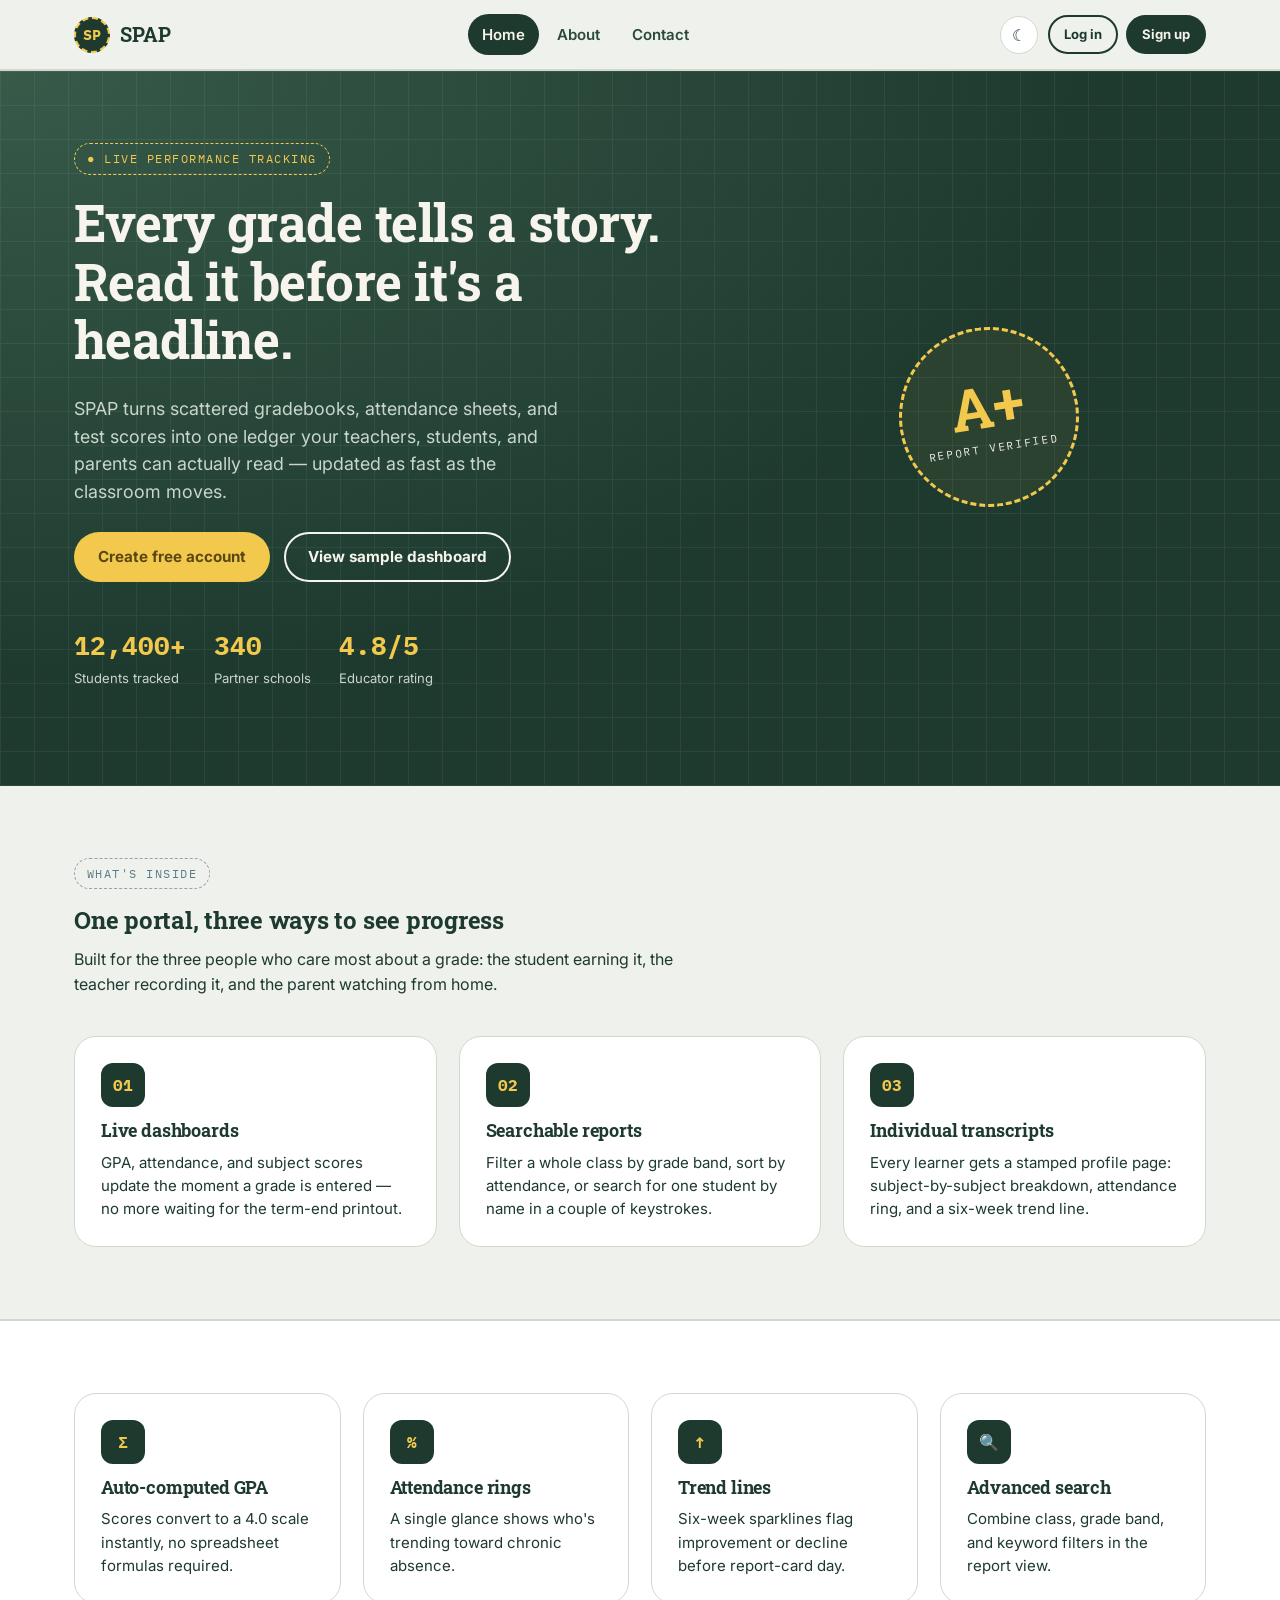
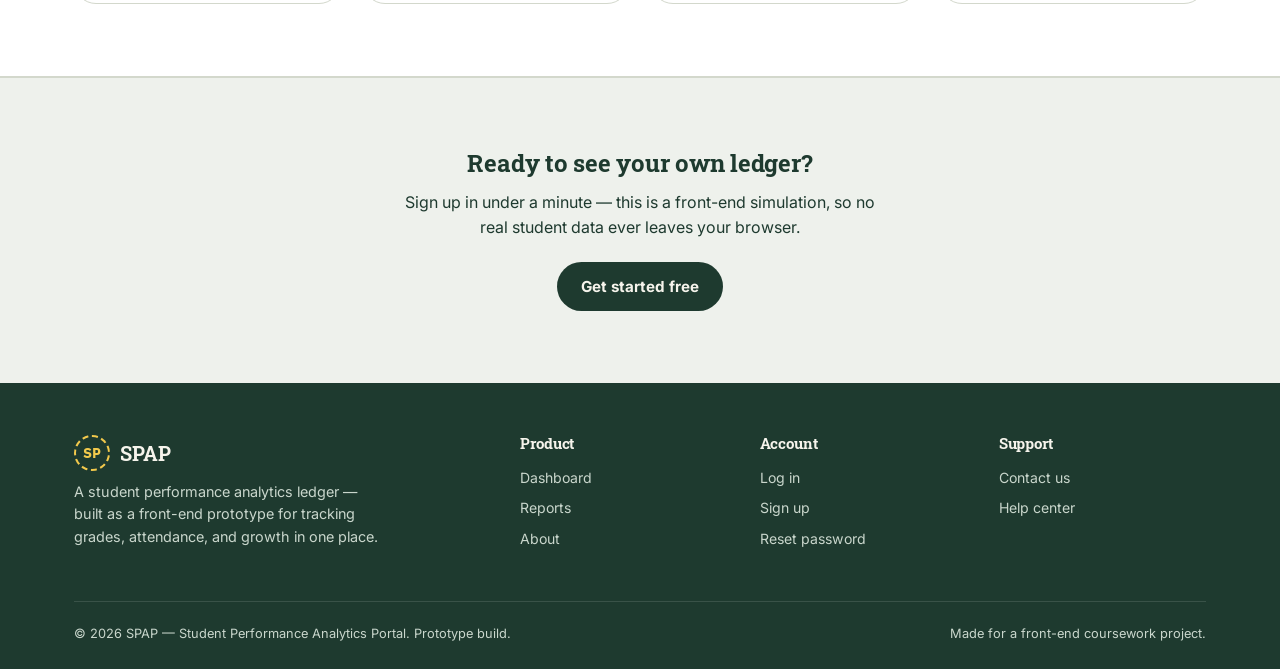
<file: index.html>
<!DOCTYPE html>
<html lang="en">
<head>
<meta charset="UTF-8">
<meta name="viewport" content="width=device-width, initial-scale=1.0">
<title>SPAP — Student Performance Analytics Portal</title>
<link rel="preconnect" href="https://fonts.googleapis.com">
<link href="https://fonts.googleapis.com/css2?family=Roboto+Slab:wght@500;700&family=Inter:wght@400;500;600;700&family=IBM+Plex+Mono:wght@500;700&display=swap" rel="stylesheet">
<link rel="stylesheet" href="style.css">
<script>
  /* Applied before paint to avoid a light-mode flash on load */
  (function(){
    var saved = localStorage.getItem('spap_theme');
    var theme = saved || (window.matchMedia && window.matchMedia('(prefers-color-scheme: dark)').matches ? 'dark' : 'light');
    document.documentElement.setAttribute('data-theme', theme);
  })();
</script>
</head>
<body>

<a href="#main-content" class="skip-link">Skip to main content</a>

<!-- ============================== NAV ============================== -->
<nav class="site-nav" aria-label="Primary">
  <div class="nav-inner">
    <a href="#/home" class="brand"><span class="brand-mark" aria-hidden="true">SP</span> SPAP</a>

    <ul class="nav-links" id="nav-links">
      <li><a href="#/home" data-route="home" data-roles="guest,student,teacher,admin">Home</a></li>
      <li><a href="#/about" data-route="about" data-roles="guest,student,teacher,admin">About</a></li>
      <li><a href="#/dashboard" data-route="dashboard" data-roles="student,teacher,admin">Dashboard</a></li>
      <li><a href="#/report" data-route="report" data-roles="student,teacher,admin">Reports</a></li>
      <li><a href="#/contact" data-route="contact" data-roles="guest,student,teacher,admin">Contact</a></li>
    </ul>

    <div class="nav-actions">
      <button class="icon-btn theme-toggle" id="theme-toggle-btn" type="button" aria-label="Toggle dark mode" aria-pressed="false">
        <span class="sun" aria-hidden="true">☀</span><span class="moon" aria-hidden="true">☾</span>
      </button>

      <div class="nav-user" id="nav-user" style="display:none; gap:8px; align-items:center;">

        <div class="nav-popover-wrap">
          <button class="icon-btn" id="notif-btn" type="button" aria-haspopup="true" aria-expanded="false" aria-label="Notifications">
            🔔<span class="badge-dot" id="notif-count" hidden>0</span>
          </button>
          <div class="popover" id="notif-panel" role="menu" aria-label="Notifications">
            <div class="popover-head">
              <h4>Notifications</h4>
              <button type="button" id="notif-mark-all">Mark all read</button>
            </div>
            <div class="notif-list" id="notif-list"></div>
          </div>
        </div>

        <div class="nav-popover-wrap">
          <button class="icon-btn account-nav-btn" id="account-btn" type="button" aria-haspopup="true" aria-expanded="false" aria-label="Account menu" style="border-radius:50%; padding:0; overflow:hidden;">
            <span class="nav-avatar" id="nav-avatar-initials" style="width:100%; height:100%; border-radius:50%;">DU</span>
          </button>
          <div class="popover" id="account-panel" role="menu" aria-label="Account">
            <div class="account-menu-header">
              <span class="nav-avatar" id="account-panel-initials">DU</span>
              <div>
                <strong id="account-panel-name">Student</strong>
                <span id="account-panel-role">Student</span>
              </div>
            </div>
            <div class="account-menu">
              <a href="#/account" data-route="account">⚙ Account settings</a>
              <a href="#/dashboard" data-route="dashboard">▦ My dashboard</a>
              <hr>
              <button type="button" id="logout-btn" class="danger">⎋ Log out</button>
            </div>
          </div>
        </div>
      </div>

      <div id="nav-guest" style="display:flex; gap:8px;">
        <a href="#/login" class="btn btn-outline btn-sm">Log in</a>
        <a href="#/register" class="btn btn-dark btn-sm">Sign up</a>
      </div>
      <button class="hamburger" id="hamburger-btn" aria-label="Toggle menu" aria-expanded="false" aria-controls="nav-links"><span></span><span></span><span></span></button>
    </div>
  </div>
</nav>

<main id="main-content">

<!-- ============================== HOME ============================== -->
<section class="view" id="view-home">
  <div class="hero">
    <div class="container hero-inner">
      <div>
        <span class="eyebrow">● Live performance tracking</span>
        <h1>Every grade tells a story.<br>Read it before it's a headline.</h1>
        <p class="lead">SPAP turns scattered gradebooks, attendance sheets, and test scores into one ledger your teachers, students, and parents can actually read — updated as fast as the classroom moves.</p>
        <div class="hero-cta">
          <a href="#/register" class="btn btn-primary">Create free account</a>
          <a href="#/dashboard" class="btn btn-outline light">View sample dashboard</a>
        </div>
        <div class="hero-stats">
          <div class="hero-stat"><b>12,400+</b><span>Students tracked</span></div>
          <div class="hero-stat"><b>340</b><span>Partner schools</span></div>
          <div class="hero-stat"><b>4.8/5</b><span>Educator rating</span></div>
        </div>
      </div>
      <div>
        <div class="stamp"><b>A+</b><span>Report Verified</span></div>
      </div>
    </div>
  </div>

  <section class="section">
    <div class="container">
      <div class="section-head">
        <span class="eyebrow">What's inside</span>
        <h2>One portal, three ways to see progress</h2>
        <p style="color:var(--text-muted);">Built for the three people who care most about a grade: the student earning it, the teacher recording it, and the parent watching from home.</p>
      </div>
      <div class="grid grid-3">
        <div class="card">
          <div class="icon-badge">01</div>
          <h3>Live dashboards</h3>
          <p>GPA, attendance, and subject scores update the moment a grade is entered — no more waiting for the term-end printout.</p>
        </div>
        <div class="card">
          <div class="icon-badge">02</div>
          <h3>Searchable reports</h3>
          <p>Filter a whole class by grade band, sort by attendance, or search for one student by name in a couple of keystrokes.</p>
        </div>
        <div class="card">
          <div class="icon-badge">03</div>
          <h3>Individual transcripts</h3>
          <p>Every learner gets a stamped profile page: subject-by-subject breakdown, attendance ring, and a six-week trend line.</p>
        </div>
      </div>
    </div>
  </section>

  <section class="section section-alt">
    <div class="container">
      <div class="grid grid-4">
        <div class="card"><div class="icon-badge">Σ</div><h3>Auto-computed GPA</h3><p>Scores convert to a 4.0 scale instantly, no spreadsheet formulas required.</p></div>
        <div class="card"><div class="icon-badge">%</div><h3>Attendance rings</h3><p>A single glance shows who's trending toward chronic absence.</p></div>
        <div class="card"><div class="icon-badge">↑</div><h3>Trend lines</h3><p>Six-week sparklines flag improvement or decline before report-card day.</p></div>
        <div class="card"><div class="icon-badge">🔍</div><h3>Advanced search</h3><p>Combine class, grade band, and keyword filters in the report view.</p></div>
      </div>
    </div>
  </section>

  <section class="section">
    <div class="container text-center">
      <h2>Ready to see your own ledger?</h2>
      <p style="color:var(--text-muted); max-width:50ch; margin:0 auto 22px;">Sign up in under a minute — this is a front-end simulation, so no real student data ever leaves your browser.</p>
      <a href="#/register" class="btn btn-dark">Get started free</a>
    </div>
  </section>
</section>

<!-- ============================== ABOUT ============================== -->
<section class="view" id="view-about">
  <div class="about-hero">
    <div class="container">
      <span class="eyebrow">About SPAP</span>
      <h1 style="max-width:20ch;">Built by people who were tired of report cards arriving too late to matter</h1>
      <p style="color:var(--chalk-dim); max-width:56ch;">SPAP started as a classroom spreadsheet that grew up. Today it's a lightweight analytics layer schools use to turn raw scores into a running conversation about student growth.</p>
    </div>
  </div>

  <section class="section">
    <div class="container grid grid-2">
      <div>
        <span class="badge-eyebrow">Our approach</span>
        <h2>Three principles guide every feature</h2>
        <div class="value-row"><span class="num">01</span><div><h3 style="margin-bottom:4px;">Show, don't archive</h3><p style="margin:0;color:var(--text-muted);">Data that only lives in a filing cabinet can't help anyone. Every score surfaces somewhere a teacher or student will actually look.</p></div></div>
        <div class="value-row"><span class="num">02</span><div><h3 style="margin-bottom:4px;">Context over raw numbers</h3><p style="margin:0;color:var(--text-muted);">An 82% means little alone. Trend lines and class rank give every score a story.</p></div></div>
        <div class="value-row"><span class="num">03</span><div><h3 style="margin-bottom:4px;">Private by default</h3><p style="margin:0;color:var(--text-muted);">This prototype keeps everything in your own browser's local storage — nothing is sent anywhere.</p></div></div>
      </div>
      <div>
        <span class="badge-eyebrow">How the ledger came together</span>
        <h2>Project timeline</h2>
        <ul class="timeline">
          <li><strong>Week 1 — Structure.</strong> Static layouts for home, about, dashboard, reports, and contact.</li>
          <li><strong>Week 2 — Interaction.</strong> Working login form, validated inputs, dynamic cards, searchable tables.</li>
          <li><strong>Week 3 — Depth.</strong> Registration, password recovery, per-student profiles, sorting, and animation polish.</li>
        </ul>
      </div>
    </div>
  </section>

  <section class="section section-alt">
    <div class="container grid grid-3">
      <div class="card"><div class="icon-badge">🎓</div><h3>For students</h3><p>See exactly where a grade stands and which subject needs the next study session.</p></div>
      <div class="card"><div class="icon-badge">🧑‍🏫</div><h3>For teachers</h3><p>Spot the whole class's trend at a glance instead of scrolling a spreadsheet.</p></div>
      <div class="card"><div class="icon-badge">👪</div><h3>For families</h3><p>A shared, always-current view replaces the once-a-term phone call home.</p></div>
    </div>
  </section>
</section>

<!-- ============================== DASHBOARD (role-based) ============================== -->
<section class="view" id="view-dashboard">
  <div class="container">

    <!-- ---------- STUDENT DASHBOARD ---------- -->
    <div class="dash-role" id="dash-role-student">
      <div class="page-header">
        <div>
          <span class="badge-eyebrow">Student dashboard</span>
          <h1>Welcome back, <span id="dash-welcome-name">Student</span></h1>
          <p class="sub">Here's how this term is tracking so far.</p>
        </div>
        <div class="grade-stamp" id="dash-grade-stamp">A</div>
      </div>

      <div class="grid grid-4" id="dash-stat-grid"></div>

      <div class="dash-grid">
        <div class="card">
          <h3 style="margin-bottom:16px;">Subject breakdown</h3>
          <div id="dash-subject-list"></div>
        </div>
        <div class="card">
          <h3 style="margin-bottom:16px;">Recent activity</h3>
          <table class="data-table" style="min-width:auto;">
            <caption class="sr-only" style="position:absolute; left:-9999px;">Recent account activity</caption>
            <tbody id="dash-activity-body"></tbody>
          </table>
        </div>
      </div>

      <div style="margin:26px 0 60px; text-align:right;">
        <a href="#/report" class="btn btn-outline">View full class report →</a>
      </div>
    </div>

    <!-- ---------- TEACHER DASHBOARD ---------- -->
    <div class="dash-role" id="dash-role-teacher">
      <div class="page-header">
        <div>
          <span class="badge-eyebrow">Teacher dashboard</span>
          <h1>Welcome, <span id="teacher-welcome-name">Teacher</span></h1>
          <p class="sub" id="teacher-classes-sub">Here's how your classes are performing.</p>
        </div>
        <span class="role-badge role-teacher">Teacher</span>
      </div>

      <div class="grid grid-4" id="teacher-stat-grid"></div>

      <div class="card" style="margin-top:22px;">
        <div class="toolbar" style="margin-top:0;">
          <h3 style="margin:0; flex:1;">My students</h3>
          <div class="search-box" style="max-width:280px;">
            <input type="text" id="teacher-search" placeholder="Search my students…" aria-label="Search my students">
          </div>
        </div>
        <div class="table-wrap" style="border:none;">
          <table class="data-table" id="teacher-table">
            <thead>
              <tr>
                <th>Student</th><th>Class</th><th>GPA</th><th>Average</th><th>Attendance</th>
              </tr>
            </thead>
            <tbody id="teacher-table-body"></tbody>
          </table>
        </div>
      </div>
      <div style="height:60px;"></div>
    </div>

    <!-- ---------- ADMIN DASHBOARD ---------- -->
    <div class="dash-role" id="dash-role-admin">
      <div class="page-header">
        <div>
          <span class="badge-eyebrow">Administrator dashboard</span>
          <h1>Welcome, <span id="admin-welcome-name">Admin</span></h1>
          <p class="sub">School-wide performance at a glance.</p>
        </div>
        <span class="role-badge role-admin">Administrator</span>
      </div>

      <div class="grid grid-4" id="admin-stat-grid"></div>

      <div class="dash-grid">
        <div class="card">
          <h3 style="margin-bottom:16px;">Average score by class</h3>
          <div id="admin-class-list"></div>
        </div>
        <div class="card">
          <h3 style="margin-bottom:16px;">Top performers</h3>
          <table class="data-table" style="min-width:auto;">
            <tbody id="admin-top-body"></tbody>
          </table>
        </div>
      </div>

      <div class="card" style="margin-top:22px;">
        <h3 style="margin-bottom:4px;">Manage accounts</h3>
        <p class="sub" style="margin-bottom:16px;">Registered users on this device (simulated — stored in local storage).</p>
        <div class="table-wrap" style="border:none;">
          <table class="data-table manage-table" id="admin-users-table">
            <thead>
              <tr><th>Name</th><th>Email</th><th>Role</th><th>Actions</th></tr>
            </thead>
            <tbody id="admin-users-body"></tbody>
          </table>
        </div>
      </div>
      <div style="height:60px;"></div>
    </div>

  </div>
</section>

<!-- ============================== REPORT ============================== -->
<section class="view" id="view-report">
  <div class="container">
    <div class="page-header">
      <div>
        <span class="badge-eyebrow">Performance report</span>
        <h1>Class ledger</h1>
        <p class="sub" id="report-count">Loading students…</p>
      </div>
    </div>

    <div class="toolbar">
      <div class="search-box">
        <input type="text" id="report-search" placeholder="Search by student name or class…" aria-label="Search students">
      </div>
      <select id="report-class-filter" class="filter-select" aria-label="Filter by class">
        <option value="all">All classes</option>
      </select>
    </div>

    <div class="table-wrap">
      <table class="data-table" id="report-table">
        <thead>
          <tr>
            <th data-key="rank">Rank <span class="arrow">↕</span></th>
            <th data-key="name">Student <span class="arrow">↕</span></th>
            <th data-key="className">Class <span class="arrow">↕</span></th>
            <th data-key="gpa">GPA <span class="arrow">↕</span></th>
            <th data-key="avg">Average <span class="arrow">↕</span></th>
            <th data-key="attendance">Attendance <span class="arrow">↕</span></th>
          </tr>
        </thead>
        <tbody id="report-table-body"></tbody>
      </table>
      <div class="empty-state" id="report-empty" style="display:none;">
        <h3>No students match your search</h3>
        <p>Try a different name, or clear the class filter.</p>
      </div>
    </div>
    <p style="color:var(--text-muted-soft); font-size:.85rem; margin:14px 0 60px;">Tip: click any row to open that student's full profile. Click a column header to sort.</p>
  </div>
</section>

<!-- ============================== PROFILE ============================== -->
<section class="view" id="view-profile">
  <div class="container">
    <button class="btn btn-outline btn-sm" id="profile-back-btn" style="margin-top:24px;">← Back to report</button>

    <div class="profile-header">
      <div class="profile-avatar" id="profile-avatar-initials">AK</div>
      <div class="profile-meta">
        <h2 id="profile-name">Student Name</h2>
        <p class="sub" id="profile-meta-sub">Class · ID</p>
      </div>
      <span class="pill pill-good mono" id="profile-gpa-badge" style="font-size:.9rem; padding:8px 16px;">GPA 0.00</span>
      <div class="grade-stamp" id="profile-grade-stamp" style="background:rgba(255,255,255,0.08); color:var(--chalk-yellow);">A</div>
    </div>

    <div class="dash-grid">
      <div class="card">
        <h3 style="margin-bottom:16px;">Subject performance</h3>
        <div id="profile-subject-list"></div>
      </div>
      <div class="card" style="display:flex; flex-direction:column; gap:26px;">
        <div>
          <h3 style="margin-bottom:10px;">Attendance</h3>
          <div class="ring-wrap">
            <svg width="140" height="140" viewBox="0 0 140 140">
              <circle cx="70" cy="70" r="52" fill="none" stroke="var(--paper-line)" stroke-width="12"/>
              <circle id="profile-ring-fg" cx="70" cy="70" r="52" fill="none" stroke="var(--grade-good)" stroke-width="12" stroke-linecap="round"/>
            </svg>
            <div class="ring-value" id="profile-ring-value">0%</div>
            <div class="ring-label">present this term</div>
          </div>
        </div>
        <div>
          <h3 style="margin-bottom:10px;">6-week trend</h3>
          <svg width="100%" viewBox="0 0 240 60" preserveAspectRatio="xMidYMid meet" id="profile-sparkline"></svg>
        </div>
      </div>
    </div>
    <div style="height:60px;"></div>
  </div>
</section>

<!-- ============================== CONTACT ============================== -->
<section class="view" id="view-contact">
  <div class="container section">
    <div class="section-head">
      <span class="eyebrow">Get in touch</span>
      <h1>Questions about your ledger?</h1>
      <p style="color:var(--text-muted);">Whether you're a teacher onboarding a class or a parent with a question about a grade, send a note and we'll route it to the right desk.</p>
    </div>

    <div class="contact-grid">
      <div>
        <div class="contact-info-item">
          <div class="icon-badge">✉</div>
          <div><h3 style="margin-bottom:2px;">Email</h3><p style="margin:0;color:var(--text-muted);">support@spap-portal.edu</p></div>
        </div>
        <div class="contact-info-item">
          <div class="icon-badge">☎</div>
          <div><h3 style="margin-bottom:2px;">Phone</h3><p style="margin:0;color:var(--text-muted);">+92 300 000 0000 (Mon–Fri, 9am–5pm)</p></div>
        </div>
        <div class="contact-info-item">
          <div class="icon-badge">⌂</div>
          <div><h3 style="margin-bottom:2px;">Office</h3><p style="margin:0;color:var(--text-muted);">Block C, Education Tower, Rawalpindi, Punjab</p></div>
        </div>
      </div>

      <form class="card" id="contact-form" novalidate>
        <div class="field" id="contact-name-field">
          <label for="contact-name">Full name</label>
          <input type="text" id="contact-name" placeholder="Your name">
          <div class="error-msg">Enter your name.</div>
        </div>
        <div class="field" id="contact-email-field">
          <label for="contact-email">Email address</label>
          <input type="email" id="contact-email" placeholder="you@example.com">
          <div class="error-msg">Enter a valid email address.</div>
        </div>
        <div class="field" id="contact-message-field">
          <label for="contact-message">Message</label>
          <textarea id="contact-message" placeholder="How can we help?"></textarea>
          <div class="error-msg">Message should be at least 10 characters.</div>
        </div>
        <button type="submit" class="btn btn-dark btn-block">Send message</button>
      </form>
    </div>
  </div>
</section>

<!-- ============================== LOGIN ============================== -->
<section class="view" id="view-login">
  <div class="auth-wrap">
    <div class="auth-card">
      <div class="stamp-mini">SP</div>
      <h2>Log in to your ledger</h2>
      <p style="color:var(--text-muted); font-size:.9rem; margin-bottom:8px;">Try a role — or create your own account below.</p>
      <div class="grid grid-3" style="gap:8px; margin-bottom:20px;">
        <div class="card" style="padding:10px; text-align:center;"><span class="role-badge role-student" style="margin-bottom:6px;">Student</span><p class="hint" style="margin:0;">demo@spap.edu<br>Demo1234</p></div>
        <div class="card" style="padding:10px; text-align:center;"><span class="role-badge role-teacher" style="margin-bottom:6px;">Teacher</span><p class="hint" style="margin:0;">teacher@spap.edu<br>Teacher123</p></div>
        <div class="card" style="padding:10px; text-align:center;"><span class="role-badge role-admin" style="margin-bottom:6px;">Admin</span><p class="hint" style="margin:0;">admin@spap.edu<br>Admin123</p></div>
      </div>

      <form id="login-form" novalidate>
        <div class="field" id="login-email-field">
          <label for="login-email">Email address</label>
          <input type="email" id="login-email" placeholder="you@example.com" autocomplete="username">
          <div class="error-msg">Enter a valid email address.</div>
        </div>
        <div class="field" id="login-password-field">
          <label for="login-password">Password</label>
          <div class="input-row">
            <input type="password" id="login-password" placeholder="••••••••" autocomplete="current-password">
            <button type="button" class="toggle-pass">Show</button>
          </div>
          <div class="error-msg">Password must be at least 6 characters.</div>
        </div>
        <div class="form-foot">
          <label class="checkbox-row"><input type="checkbox" id="login-remember"> Remember me</label>
          <a href="#/forgot" style="color:var(--slate); font-weight:600;">Forgot password?</a>
        </div>
        <button type="submit" class="btn btn-primary btn-block" style="margin-top:20px;">Log in</button>
      </form>
      <p class="auth-switch">New here? <a href="#/register">Create an account</a></p>
    </div>
  </div>
</section>

<!-- ============================== REGISTER ============================== -->
<section class="view" id="view-register">
  <div class="auth-wrap">
    <div class="auth-card">
      <div class="stamp-mini">SP</div>
      <h2>Create your account</h2>
      <p style="color:var(--text-muted); font-size:.9rem; margin-bottom:22px;">Takes less than a minute. All data stays in this browser.</p>

      <form id="register-form" novalidate>
        <div class="field" id="register-name-field">
          <label for="register-name">Full name</label>
          <input type="text" id="register-name" placeholder="Your name" autocomplete="name">
          <div class="error-msg">Enter your full name.</div>
        </div>
        <div class="field" id="register-email-field">
          <label for="register-email">Email address</label>
          <input type="email" id="register-email" placeholder="you@example.com" autocomplete="username">
          <div class="error-msg">Enter a valid email address.</div>
        </div>
        <div class="field" id="register-role-field">
          <label for="register-role">I am a…</label>
          <select id="register-role">
            <option value="student">Student</option>
            <option value="teacher">Teacher</option>
            <option value="admin">Administrator</option>
          </select>
          <p class="hint">This is a prototype — pick any role to preview that dashboard.</p>
        </div>
        <div class="field" id="register-password-field">
          <label for="register-password">Password</label>
          <div class="input-row">
            <input type="password" id="register-password" placeholder="At least 6 characters" autocomplete="new-password">
            <button type="button" class="toggle-pass">Show</button>
          </div>
          <div class="strength-meter" id="register-strength"><span></span><span></span><span></span><span></span></div>
          <div class="error-msg">Password must be at least 6 characters.</div>
        </div>
        <div class="field" id="register-confirm-field">
          <label for="register-confirm">Confirm password</label>
          <input type="password" id="register-confirm" placeholder="Repeat password" autocomplete="new-password">
          <div class="error-msg">Passwords do not match.</div>
        </div>
        <button type="submit" class="btn btn-primary btn-block" style="margin-top:6px;">Create account</button>
      </form>
      <p class="auth-switch">Already registered? <a href="#/login">Log in</a></p>
    </div>
  </div>
</section>

<!-- ============================== FORGOT PASSWORD ============================== -->
<section class="view" id="view-forgot">
  <div class="auth-wrap">
    <div class="auth-card">
      <div class="stamp-mini">?</div>
      <h2>Reset your password</h2>
      <p style="color:var(--text-muted); font-size:.9rem; margin-bottom:22px;">Enter the email on your account and we'll simulate sending reset instructions.</p>

      <form id="forgot-form" novalidate>
        <div class="field" id="forgot-email-field">
          <label for="forgot-email">Email address</label>
          <input type="email" id="forgot-email" placeholder="you@example.com">
          <div class="error-msg">Enter a valid email address.</div>
        </div>
        <button type="submit" class="btn btn-primary btn-block">Send reset instructions</button>
      </form>
      <p class="auth-switch">Remembered it after all? <a href="#/login">Back to log in</a></p>
    </div>
  </div>
</section>

<!-- ============================== RESET PASSWORD ============================== -->
<section class="view" id="view-reset">
  <div class="auth-wrap">
    <div class="auth-card">
      <div class="stamp-mini">✓</div>
      <h2>Choose a new password</h2>
      <p style="color:var(--text-muted); font-size:.9rem; margin-bottom:22px;">This simulates the screen a reset-link would open.</p>

      <form id="reset-form" novalidate>
        <div class="field" id="reset-password-field">
          <label for="reset-password">New password</label>
          <div class="input-row">
            <input type="password" id="reset-password" placeholder="At least 6 characters">
            <button type="button" class="toggle-pass">Show</button>
          </div>
          <div class="strength-meter" id="reset-strength"><span></span><span></span><span></span><span></span></div>
          <div class="error-msg">Password must be at least 6 characters.</div>
        </div>
        <div class="field" id="reset-confirm-field">
          <label for="reset-confirm">Confirm new password</label>
          <input type="password" id="reset-confirm" placeholder="Repeat password">
          <div class="error-msg">Passwords do not match.</div>
        </div>
        <button type="submit" class="btn btn-primary btn-block">Update password</button>
      </form>
      <p class="auth-switch"><a href="#/login">Back to log in</a></p>
    </div>
  </div>
</section>

<!-- ============================== ACCOUNT / PROFILE MANAGEMENT ============================== -->
<section class="view" id="view-account">
  <div class="container">
    <div class="page-header">
      <div>
        <span class="badge-eyebrow">Account</span>
        <h1>Profile &amp; settings</h1>
        <p class="sub">Manage your personal info, password, and preferences.</p>
      </div>
    </div>

    <div class="account-grid">
      <div class="card account-side">
        <div class="profile-avatar" id="account-avatar-initials">DU</div>
        <h3 id="account-side-name">Student Name</h3>
        <span class="role-badge role-student" id="account-side-role">Student</span>
        <div class="settings-tabgroup" role="tablist" aria-label="Account settings sections">
          <button type="button" class="active" role="tab" aria-selected="true" data-tab="profile">👤 Profile info</button>
          <button type="button" role="tab" aria-selected="false" data-tab="security">🔒 Security</button>
          <button type="button" role="tab" aria-selected="false" data-tab="preferences">🎛 Preferences</button>
        </div>
      </div>

      <div>
        <!-- Profile info -->
        <div class="card settings-section active" id="settings-profile" role="tabpanel">
          <h3 style="margin-bottom:16px;">Profile information</h3>
          <form id="account-profile-form" novalidate>
            <div class="field" id="account-name-field">
              <label for="account-name">Full name</label>
              <input type="text" id="account-name" autocomplete="name">
              <div class="error-msg">Enter your full name.</div>
            </div>
            <div class="field" id="account-email-field">
              <label for="account-email">Email address</label>
              <input type="email" id="account-email" autocomplete="username">
              <div class="error-msg">Enter a valid email address.</div>
            </div>
            <div class="field">
              <label for="account-role">Role</label>
              <input type="text" id="account-role" disabled>
              <p class="hint">Roles are assigned by an administrator in this prototype.</p>
            </div>
            <button type="submit" class="btn btn-dark">Save changes</button>
          </form>
        </div>

        <!-- Security -->
        <div class="card settings-section" id="settings-security" role="tabpanel">
          <h3 style="margin-bottom:16px;">Change password</h3>
          <form id="account-security-form" novalidate>
            <div class="field" id="account-current-field">
              <label for="account-current-password">Current password</label>
              <input type="password" id="account-current-password" autocomplete="current-password">
              <div class="error-msg">Enter your current password.</div>
            </div>
            <div class="field" id="account-new-field">
              <label for="account-new-password">New password</label>
              <div class="input-row">
                <input type="password" id="account-new-password" autocomplete="new-password">
                <button type="button" class="toggle-pass">Show</button>
              </div>
              <div class="strength-meter" id="account-new-strength"><span></span><span></span><span></span><span></span></div>
              <div class="error-msg">Password must be at least 6 characters.</div>
            </div>
            <div class="field" id="account-confirm-field">
              <label for="account-confirm-password">Confirm new password</label>
              <input type="password" id="account-confirm-password" autocomplete="new-password">
              <div class="error-msg">Passwords do not match.</div>
            </div>
            <button type="submit" class="btn btn-dark">Update password</button>
          </form>
        </div>

        <!-- Preferences -->
        <div class="card settings-section" id="settings-preferences" role="tabpanel">
          <h3 style="margin-bottom:16px;">Appearance</h3>
          <div class="theme-pref-row" role="radiogroup" aria-label="Theme preference">
            <label><input type="radio" name="theme-pref" value="light"><span>☀ Light</span></label>
            <label><input type="radio" name="theme-pref" value="dark"><span>☾ Dark</span></label>
            <label><input type="radio" name="theme-pref" value="system"><span>🖥 System</span></label>
          </div>

          <h3 style="margin:26px 0 4px;">Notifications</h3>
          <div class="switch-row">
            <div><strong>Grade updates</strong><p class="hint" style="margin:2px 0 0;">Get notified when a new score is posted.</p></div>
            <label class="switch"><input type="checkbox" id="pref-grade-notifs" checked><span class="track"></span></label>
          </div>
          <div class="switch-row">
            <div><strong>Attendance alerts</strong><p class="hint" style="margin:2px 0 0;">Get notified about attendance changes.</p></div>
            <label class="switch"><input type="checkbox" id="pref-attendance-notifs" checked><span class="track"></span></label>
          </div>
          <div class="switch-row">
            <div><strong>Product announcements</strong><p class="hint" style="margin:2px 0 0;">Occasional news about SPAP itself.</p></div>
            <label class="switch"><input type="checkbox" id="pref-news-notifs"><span class="track"></span></label>
          </div>
        </div>
      </div>
    </div>
    <div style="height:60px;"></div>
  </div>
</section>

</main>

<!-- ============================== FOOTER ============================== -->
<footer class="site-footer">
  <div class="container">
    <div class="footer-grid">
      <div class="footer-brand">
        <div class="brand" style="color:var(--chalk); margin-bottom:10px;"><span class="brand-mark">SP</span> SPAP</div>
        <p>A student performance analytics ledger — built as a front-end prototype for tracking grades, attendance, and growth in one place.</p>
      </div>
      <div>
        <h4>Product</h4>
        <ul><li><a href="#/dashboard">Dashboard</a></li><li><a href="#/report">Reports</a></li><li><a href="#/about">About</a></li></ul>
      </div>
      <div>
        <h4>Account</h4>
        <ul><li><a href="#/login">Log in</a></li><li><a href="#/register">Sign up</a></li><li><a href="#/forgot">Reset password</a></li></ul>
      </div>
      <div>
        <h4>Support</h4>
        <ul><li><a href="#/contact">Contact us</a></li><li><a href="#/home">Help center</a></li></ul>
      </div>
    </div>
    <div class="footer-bottom">
      <span>© <span id="year"></span> SPAP — Student Performance Analytics Portal. Prototype build.</span>
      <span>Made for a front-end coursework project.</span>
    </div>
  </div>
</footer>

<div id="toast-region" aria-live="polite"></div>

<script src="java.js"></script>
</body>
</html>
</file>
<file: style.css>
/* ==========================================================================
   Student Performance Analytics Portal (SPAP)
   Design language: "The Ledger" — a chalkboard-and-report-card motif.
   ========================================================================== */

:root{
  /* -- color tokens -- */
  --ink:          #1E3A2F;   /* chalkboard deep green */
  --ink-soft:     #2C4A3C;   /* chalkboard, lighter panel */
  --ink-softer:   #375A49;
  --paper:        #EEF1EC;   /* pale sage paper */
  --paper-raised: #FFFFFF;
  --paper-line:   #D3D8CC;   /* ledger rule */
  --chalk:        #F6F4EC;   /* chalk white */
  --chalk-dim:    #C9D6CC;
  --chalk-yellow: #F2C94C;   /* accent / CTA */
  --chalk-yellow-ink:#5A4813;
  --slate:        #5D7C88;   /* secondary accent / links */
  --slate-dim:    #8CA6AE;
  --grade-good:   #3E8E7E;
  --grade-warn:   #C98A2C;
  --grade-bad:    #B0503F;
  --shadow-soft:  0 10px 30px rgba(30,58,47,0.10);
  --shadow-lift:  0 16px 40px rgba(30,58,47,0.16);

  /* -- fixed brand surface: hero/footer/badges stay this dark green in
     BOTH themes on purpose (thematic anchor), so it does not use --ink,
     which itself flips between themes -- */
  --surface-dark: #1E3A2F;
  --nav-bg:       rgba(238,241,236,0.92);
  --text-muted:   var(--text-muted);
  --text-muted-soft:var(--text-muted-soft);

  /* -- type tokens -- */
  --font-display: "Roboto Slab", Georgia, serif;
  --font-body:    "Inter", -apple-system, Segoe UI, sans-serif;
  --font-mono:    "IBM Plex Mono", "Courier New", monospace;

  --radius-sm: 6px;
  --radius-md: 12px;
  --radius-lg: 22px;

  color-scheme: light;
}

/* ==========================================================================
   Dark theme — toggled via [data-theme="dark"] on <html>.
   Only surface/text tokens flip; --surface-dark stays constant so hero,
   footer, and badges keep their brand look in both modes.
   ========================================================================== */
[data-theme="dark"]{
  --ink:          #EAF1EC;
  --ink-soft:     #C9D6CC;
  --ink-softer:   #9FB6A8;
  --paper:        #121C17;
  --paper-raised: #1B2822;
  --paper-line:   #2E3F36;
  --chalk-dim:    #C9D6CC;
  --slate:        #8FC0CC;
  --slate-dim:    #4C6169;
  --grade-good:   #57B39E;
  --grade-warn:   #E0A94A;
  --grade-bad:    #E07A66;
  --shadow-soft:  0 10px 30px rgba(0,0,0,0.45);
  --shadow-lift:  0 16px 44px rgba(0,0,0,0.6);
  --nav-bg:       rgba(18,28,23,0.88);
  --text-muted:   #A9BDB0;
  --text-muted-soft:#7E9488;
  color-scheme: dark;
}

/* smooth theme transition */
body, .card, .site-nav, .table-wrap, .field input, .field select, .field textarea,
.auth-card, .notif-panel, .account-nav-btn{
  transition: background-color .25s ease, color .25s ease, border-color .25s ease, box-shadow .25s ease;
}

*,*::before,*::after{ box-sizing:border-box; }
html{ scroll-behavior:smooth; }
body{
  margin:0;
  font-family:var(--font-body);
  background:var(--paper);
  color:var(--ink);
  line-height:1.55;
  -webkit-font-smoothing:antialiased;
}
img{ max-width:100%; display:block; }
a{ color:inherit; text-decoration:none; }
button{ font-family:inherit; cursor:pointer; }
input,select,textarea{ font-family:inherit; font-size:1rem; }
h1,h2,h3,h4{ font-family:var(--font-display); margin:0 0 .5em; line-height:1.15; letter-spacing:-0.01em; }
p{ margin:0 0 1em; }
.mono{ font-family:var(--font-mono); }

:focus-visible{
  outline:3px solid var(--chalk-yellow);
  outline-offset:2px;
}

.container{
  width:100%;
  max-width:1180px;
  margin:0 auto;
  padding:0 24px;
}

/* ==========================================================================
   Nav
   ========================================================================== */
.site-nav{
  position:sticky; top:0; z-index:100;
  background:var(--nav-bg);
  backdrop-filter:blur(8px);
  border-bottom:2px solid var(--paper-line);
}
.nav-inner{
  display:flex; align-items:center; justify-content:space-between;
  padding:14px 24px; max-width:1180px; margin:0 auto;
}
.brand{ display:flex; align-items:center; gap:10px; font-family:var(--font-display); font-weight:700; font-size:1.25rem; }
.brand-mark{
  width:36px; height:36px; border-radius:50%;
  background:var(--surface-dark); color:var(--chalk-yellow);
  display:flex; align-items:center; justify-content:center;
  font-family:var(--font-mono); font-weight:700; font-size:.95rem;
  border:2px dashed var(--chalk-yellow);
}
.nav-links{ display:flex; align-items:center; gap:4px; list-style:none; margin:0; padding:0; }
.nav-links a{
  display:inline-block; padding:9px 14px; border-radius:999px;
  font-weight:600; font-size:.94rem; color:var(--ink-soft);
  transition:background .18s ease, color .18s ease;
}
.nav-links a:hover{ background:var(--paper-raised); }
.nav-links a.active{ background:var(--surface-dark); color:var(--chalk); }
.nav-actions{ display:flex; align-items:center; gap:10px; }
.nav-user{ display:flex; align-items:center; gap:8px; }
.nav-avatar{
  width:32px; height:32px; border-radius:50%; background:var(--slate);
  color:#fff; display:flex; align-items:center; justify-content:center;
  font-size:.78rem; font-weight:700; font-family:var(--font-mono);
}
.hamburger{
  display:none; flex-direction:column; gap:4px; background:none; border:none; padding:8px;
}
.hamburger span{ width:24px; height:2px; background:var(--ink); border-radius:2px; transition:.2s; }

/* ==========================================================================
   Buttons
   ========================================================================== */
.btn{
  display:inline-flex; align-items:center; justify-content:center; gap:8px;
  border-radius:999px; border:2px solid transparent; padding:11px 22px;
  font-weight:700; font-size:.95rem; transition:transform .15s ease, box-shadow .15s ease, background .15s ease;
  white-space:nowrap;
}
.btn:active{ transform:translateY(1px) scale(.99); }
.btn-primary{ background:var(--chalk-yellow); color:var(--chalk-yellow-ink); }
.btn-primary:hover{ box-shadow:var(--shadow-soft); transform:translateY(-2px); }
.btn-dark{ background:var(--surface-dark); color:var(--chalk); }
.btn-dark:hover{ background:var(--ink-soft); transform:translateY(-2px); }
.btn-outline{ background:transparent; border-color:var(--ink); color:var(--ink); }
.btn-outline:hover{ background:var(--surface-dark); color:var(--chalk); }
.btn-outline.light{ border-color:var(--chalk); color:var(--chalk); }
.btn-outline.light:hover{ background:var(--chalk); color:var(--ink); }
.btn-block{ width:100%; }
.btn-sm{ padding:7px 14px; font-size:.82rem; }
.btn[disabled]{ opacity:.55; cursor:not-allowed; transform:none !important; }

/* ==========================================================================
   Views / routing / transitions
   ========================================================================== */
.view{ display:none; }
.view.active{ display:block; animation:viewIn .38s ease both; }
@keyframes viewIn{
  from{ opacity:0; transform:translateY(14px); }
  to{ opacity:1; transform:translateY(0); }
}
@media (prefers-reduced-motion:reduce){
  .view.active{ animation:none; }
  *{ scroll-behavior:auto !important; }
}

/* ==========================================================================
   Hero (Home)
   ========================================================================== */
.hero{
  background:radial-gradient(ellipse at top left, var(--ink-softer), var(--ink) 60%);
  color:var(--chalk); position:relative; overflow:hidden;
  padding:72px 0 96px;
}
.hero::before{
  content:""; position:absolute; inset:0; opacity:.06; pointer-events:none;
  background-image:repeating-linear-gradient(0deg, #fff 0 1px, transparent 1px 34px),
                    repeating-linear-gradient(90deg, #fff 0 1px, transparent 1px 34px);
}
.hero-inner{ position:relative; display:grid; grid-template-columns:1.2fr .8fr; gap:48px; align-items:center; }
.eyebrow{
  display:inline-flex; align-items:center; gap:8px; font-family:var(--font-mono);
  font-size:.78rem; letter-spacing:.12em; text-transform:uppercase; color:var(--chalk-yellow);
  border:1px dashed var(--chalk-yellow); padding:5px 12px; border-radius:999px; margin-bottom:18px;
}
.hero h1{ font-size:clamp(2.1rem, 4vw, 3.4rem); color:var(--chalk); }
.hero p.lead{ color:var(--chalk-dim); font-size:1.12rem; max-width:46ch; }
.hero-cta{ display:flex; gap:14px; margin-top:26px; flex-wrap:wrap; }
.hero-stats{ display:flex; gap:28px; margin-top:44px; flex-wrap:wrap; }
.hero-stat b{ display:block; font-family:var(--font-mono); font-size:1.6rem; color:var(--chalk-yellow); }
.hero-stat span{ font-size:.82rem; color:var(--chalk-dim); }

/* stamp motif — signature element */
.stamp{
  width:180px; height:180px; border-radius:50%; border:3px dashed var(--chalk-yellow);
  display:flex; align-items:center; justify-content:center; flex-direction:column;
  transform:rotate(-9deg); margin:0 auto; background:rgba(242,201,76,0.06);
  animation:stampFloat 6s ease-in-out infinite;
}
.stamp b{ font-family:var(--font-display); font-size:3.6rem; color:var(--chalk-yellow); line-height:1; }
.stamp span{ font-family:var(--font-mono); font-size:.68rem; letter-spacing:.16em; text-transform:uppercase; color:var(--chalk); margin-top:6px; }
@keyframes stampFloat{ 0%,100%{ transform:rotate(-9deg) translateY(0); } 50%{ transform:rotate(-6deg) translateY(-8px); } }

/* ==========================================================================
   Sections / cards (shared)
   ========================================================================== */
.section{ padding:72px 0; }
.section-tight{ padding:48px 0; }
.section-head{ max-width:640px; margin-bottom:40px; }
.section-head .eyebrow{ color:var(--slate); border-color:var(--slate-dim); background:none; }
.section-alt{ background:var(--paper-raised); border-top:2px solid var(--paper-line); border-bottom:2px solid var(--paper-line); }

.grid{ display:grid; gap:22px; }
.grid-3{ grid-template-columns:repeat(3,1fr); }
.grid-4{ grid-template-columns:repeat(4,1fr); }
.grid-2{ grid-template-columns:repeat(2,1fr); }

.card{
  background:var(--paper-raised); border:1.5px solid var(--paper-line); border-radius:var(--radius-lg);
  padding:26px; transition:transform .2s ease, box-shadow .2s ease, border-color .2s ease;
}
.card:hover{ transform:translateY(-4px); box-shadow:var(--shadow-soft); border-color:var(--slate-dim); }
.card .icon-badge{
  width:44px; height:44px; border-radius:12px; background:var(--surface-dark); color:var(--chalk-yellow);
  display:flex; align-items:center; justify-content:center; font-family:var(--font-mono); font-weight:700; margin-bottom:14px;
}
.card h3{ font-size:1.1rem; }
.card p{ color:var(--text-muted); font-size:.94rem; margin-bottom:0; }

/* ==========================================================================
   About page
   ========================================================================== */
.about-hero{ background:var(--surface-dark); color:var(--chalk); padding:56px 0; }
.value-row{ display:flex; gap:16px; align-items:flex-start; padding:18px 0; border-bottom:1px dashed var(--paper-line); }
.value-row:last-child{ border-bottom:none; }
.value-row .num{ font-family:var(--font-mono); color:var(--slate); font-weight:700; min-width:32px; }
.timeline{ list-style:none; margin:0; padding:0; border-left:2px dashed var(--paper-line); }
.timeline li{ position:relative; padding:0 0 26px 26px; }
.timeline li::before{
  content:""; position:absolute; left:-7px; top:4px; width:12px; height:12px; border-radius:50%;
  background:var(--chalk-yellow); border:2px solid var(--ink);
}

/* ==========================================================================
   Dashboard
   ========================================================================== */
.page-header{
  padding:34px 0 8px; display:flex; justify-content:space-between; align-items:flex-end; flex-wrap:wrap; gap:14px;
}
.page-header h1{ font-size:1.9rem; }
.page-header .sub{ color:var(--text-muted); margin:0; }
.stat-card{ position:relative; overflow:hidden; }
.stat-card .stat-top{ display:flex; justify-content:space-between; align-items:flex-start; }
.stat-card .stat-value{ font-family:var(--font-mono); font-size:2.1rem; font-weight:700; margin:8px 0 2px; }
.stat-card .stat-label{ color:var(--text-muted); font-size:.86rem; }
.stat-trend{ font-family:var(--font-mono); font-size:.78rem; padding:3px 9px; border-radius:999px; font-weight:700; }
.trend-up{ background:rgba(62,142,126,0.15); color:var(--grade-good); }
.trend-down{ background:rgba(176,80,63,0.15); color:var(--grade-bad); }
.trend-flat{ background:rgba(93,124,136,0.15); color:var(--slate); }
.progress-track{ height:8px; background:var(--paper-line); border-radius:999px; overflow:hidden; margin-top:14px; }
.progress-fill{ height:100%; background:var(--slate); border-radius:999px; width:0; transition:width 1s cubic-bezier(.22,.9,.3,1); }

.dash-grid{ display:grid; grid-template-columns:2fr 1fr; gap:22px; margin-top:26px; }

/* grade stamp badge (signature element reused) */
.grade-stamp{
  width:64px; height:64px; border-radius:50%; border:2.5px dashed currentColor;
  display:flex; align-items:center; justify-content:center; font-family:var(--font-display); font-weight:700; font-size:1.3rem;
  transform:rotate(-8deg); flex:none;
}
.grade-A{ color:var(--grade-good); } .grade-B{ color:var(--slate); } .grade-C{ color:var(--grade-warn); } .grade-D,.grade-F{ color:var(--grade-bad); }

/* ==========================================================================
   Tables / report
   ========================================================================== */
.toolbar{ display:flex; gap:12px; flex-wrap:wrap; align-items:center; margin:18px 0 22px; }
.search-box{ position:relative; flex:1; min-width:220px; }
.search-box input{
  width:100%; padding:11px 14px 11px 38px; border-radius:999px; border:1.5px solid var(--paper-line);
  background:var(--paper-raised);
}
.search-box::before{
  content:"⌕"; position:absolute; left:14px; top:50%; transform:translateY(-50%); font-size:1.1rem; color:var(--slate-dim);
}
select.filter-select, .toolbar select{
  padding:10px 14px; border-radius:999px; border:1.5px solid var(--paper-line); background:var(--paper-raised); color:var(--ink);
}
.table-wrap{ overflow-x:auto; border:1.5px solid var(--paper-line); border-radius:var(--radius-lg); background:var(--paper-raised); }
table.data-table{ width:100%; border-collapse:collapse; min-width:640px; }
.data-table th, .data-table td{ padding:14px 16px; text-align:left; border-bottom:1px solid var(--paper-line); font-size:.92rem; }
.data-table th{
  font-family:var(--font-mono); text-transform:uppercase; font-size:.72rem; letter-spacing:.08em; color:var(--slate);
  cursor:pointer; user-select:none; white-space:nowrap;
}
.data-table th .arrow{ opacity:.35; margin-left:4px; }
.data-table th.sorted .arrow{ opacity:1; color:var(--ink); }
.data-table tbody tr{ transition:background .15s ease; }
.data-table tbody tr:hover{ background:var(--paper); cursor:pointer; }
.pill{ display:inline-flex; align-items:center; padding:3px 10px; border-radius:999px; font-family:var(--font-mono); font-size:.76rem; font-weight:700; }
.pill-good{ background:rgba(62,142,126,0.15); color:var(--grade-good); }
.pill-warn{ background:rgba(201,138,44,0.15); color:var(--grade-warn); }
.pill-bad{ background:rgba(176,80,63,0.15); color:var(--grade-bad); }
.name-cell{ display:flex; align-items:center; gap:10px; font-weight:600; }
.mini-avatar{
  width:32px; height:32px; border-radius:50%; background:var(--surface-dark); color:var(--chalk-yellow);
  display:flex; align-items:center; justify-content:center; font-family:var(--font-mono); font-size:.72rem; font-weight:700; flex:none;
}
.empty-state{ text-align:center; padding:48px 20px; color:var(--text-muted); }

/* ==========================================================================
   Profile / report layout
   ========================================================================== */
.profile-header{
  display:flex; gap:22px; align-items:center; background:var(--surface-dark); color:var(--chalk);
  border-radius:var(--radius-lg); padding:28px; margin-top:22px; flex-wrap:wrap;
}
.profile-avatar{
  width:76px; height:76px; border-radius:50%; background:var(--chalk-yellow); color:var(--ink);
  display:flex; align-items:center; justify-content:center; font-family:var(--font-mono); font-weight:700; font-size:1.5rem; flex:none;
}
.profile-meta{ flex:1; min-width:200px; }
.profile-meta h2{ color:var(--chalk); margin-bottom:2px; }
.profile-meta .sub{ color:var(--chalk-dim); font-size:.9rem; }
.subject-row{ display:flex; align-items:center; gap:14px; padding:12px 0; border-bottom:1px dashed var(--paper-line); }
.subject-row:last-child{ border-bottom:none; }
.subject-row .subj-name{ width:110px; font-weight:600; font-size:.9rem; flex:none; }
.subject-row .bar-track{ flex:1; height:10px; background:var(--paper-line); border-radius:999px; overflow:hidden; }
.subject-row .bar-fill{ height:100%; border-radius:999px; background:var(--slate); width:0; transition:width 1.1s cubic-bezier(.22,.9,.3,1); }
.subject-row .score{ font-family:var(--font-mono); font-weight:700; width:44px; text-align:right; flex:none; }

.ring-wrap{ display:flex; align-items:center; justify-content:center; flex-direction:column; gap:6px; }
.ring-wrap svg{ transform:rotate(-90deg); }
.ring-value{ font-family:var(--font-mono); font-weight:700; font-size:1.5rem; margin-top:-96px; }
.ring-label{ font-size:.78rem; color:var(--text-muted); margin-top:60px; }

/* ==========================================================================
   Forms (auth + contact)
   ========================================================================== */
.auth-wrap{ min-height:70vh; display:flex; align-items:center; justify-content:center; padding:56px 24px; }
.auth-card{
  width:100%; max-width:420px; background:var(--paper-raised); border:1.5px solid var(--paper-line);
  border-radius:var(--radius-lg); padding:36px; box-shadow:var(--shadow-soft);
}
.auth-card .stamp-mini{
  width:52px; height:52px; border-radius:50%; border:2px dashed var(--ink); display:flex; align-items:center; justify-content:center;
  font-family:var(--font-display); font-weight:700; color:var(--ink); margin-bottom:16px; transform:rotate(-8deg);
}
.field{ margin-bottom:18px; }
.field label{ display:block; font-weight:600; font-size:.88rem; margin-bottom:6px; }
.field .input-row{ position:relative; }
.field input, .field select, .field textarea{
  width:100%; padding:11px 14px; border-radius:var(--radius-sm); border:1.5px solid var(--paper-line);
  background:var(--paper); transition:border-color .15s ease, box-shadow .15s ease;
}
.field textarea{ resize:vertical; min-height:110px; }
.field input:focus, .field select:focus, .field textarea:focus{ border-color:var(--slate); outline:none; box-shadow:0 0 0 4px rgba(93,124,136,0.15); }
.field.error input, .field.error textarea{ border-color:var(--grade-bad); box-shadow:0 0 0 4px rgba(176,80,63,0.12); }
.field .error-msg{ display:none; color:var(--grade-bad); font-size:.8rem; margin-top:5px; font-weight:600; }
.field.error .error-msg{ display:block; animation:shake .3s ease; }
@keyframes shake{ 0%,100%{ transform:translateX(0); } 25%{ transform:translateX(-4px); } 75%{ transform:translateX(4px); } }
.field .hint{ font-size:.78rem; color:var(--text-muted-soft); margin-top:5px; }
.toggle-pass{ position:absolute; right:12px; top:50%; transform:translateY(-50%); background:none; border:none; font-size:.78rem; font-weight:700; color:var(--slate); padding:4px; }
.form-foot{ display:flex; justify-content:space-between; align-items:center; margin-top:6px; font-size:.86rem; }
.checkbox-row{ display:flex; align-items:center; gap:8px; font-size:.88rem; }
.checkbox-row input{ width:auto; }
.auth-switch{ text-align:center; margin-top:20px; font-size:.9rem; color:var(--text-muted); }
.auth-switch a{ color:var(--slate); font-weight:700; }
.strength-meter{ display:flex; gap:4px; margin-top:8px; }
.strength-meter span{ height:4px; flex:1; background:var(--paper-line); border-radius:2px; transition:background .2s ease; }

/* ==========================================================================
   Contact
   ========================================================================== */
.contact-grid{ display:grid; grid-template-columns:1fr 1fr; gap:40px; align-items:flex-start; }
.contact-info-item{ display:flex; gap:14px; align-items:flex-start; margin-bottom:22px; }
.contact-info-item .icon-badge{ margin-bottom:0; }

/* ==========================================================================
   Toast
   ========================================================================== */
#toast-region{ position:fixed; bottom:22px; right:22px; display:flex; flex-direction:column; gap:10px; z-index:1000; }
.toast{
  background:var(--surface-dark); color:var(--chalk); padding:13px 20px; border-radius:var(--radius-md); font-size:.9rem; font-weight:600;
  box-shadow:var(--shadow-lift); display:flex; align-items:center; gap:10px; animation:toastIn .25s ease both; max-width:320px;
}
.toast.success{ border-left:4px solid var(--grade-good); }
.toast.error{ border-left:4px solid var(--grade-bad); }
.toast.info{ border-left:4px solid var(--chalk-yellow); }
@keyframes toastIn{ from{ opacity:0; transform:translateY(10px);} to{opacity:1; transform:translateY(0);} }

/* ==========================================================================
   Footer
   ========================================================================== */
.site-footer{ background:var(--surface-dark); color:var(--chalk-dim); padding:52px 0 26px; margin-top:0; }
.footer-grid{ display:grid; grid-template-columns:2fr 1fr 1fr 1fr; gap:32px; }
.footer-grid h4{ color:var(--chalk); font-size:.95rem; margin-bottom:14px; }
.footer-grid ul{ list-style:none; margin:0; padding:0; display:flex; flex-direction:column; gap:9px; font-size:.88rem; }
.footer-grid ul a:hover{ color:var(--chalk-yellow); }
.footer-bottom{ display:flex; justify-content:space-between; flex-wrap:wrap; gap:10px; margin-top:38px; padding-top:22px; border-top:1px solid rgba(255,255,255,0.12); font-size:.8rem; }
.footer-brand p{ color:var(--chalk-dim); font-size:.9rem; max-width:34ch; }

/* ==========================================================================
   Accessibility: skip link
   ========================================================================== */
.skip-link{
  position:absolute; left:12px; top:-48px; z-index:1200;
  background:var(--chalk-yellow); color:var(--chalk-yellow-ink); font-weight:700;
  padding:10px 16px; border-radius:8px; transition:top .18s ease;
}
.skip-link:focus{ top:12px; }

/* ==========================================================================
   Nav icon buttons: theme toggle, notification bell, avatar dropdown
   ========================================================================== */
.icon-btn{
  position:relative; width:38px; height:38px; border-radius:50%; border:1.5px solid var(--paper-line);
  background:var(--paper-raised); color:var(--ink); display:flex; align-items:center; justify-content:center;
  font-size:1rem; transition:border-color .15s ease, transform .15s ease, background .15s ease;
}
.icon-btn:hover{ border-color:var(--slate-dim); transform:translateY(-1px); }
.icon-btn .badge-dot{
  position:absolute; top:-3px; right:-3px; min-width:16px; height:16px; padding:0 3px; border-radius:999px;
  background:var(--grade-bad); color:#fff; font-size:.62rem; font-weight:700; font-family:var(--font-mono);
  display:flex; align-items:center; justify-content:center; border:2px solid var(--paper);
}
.theme-toggle .sun{ display:none; }
.theme-toggle .moon{ display:inline; }
[data-theme="dark"] .theme-toggle .sun{ display:inline; }
[data-theme="dark"] .theme-toggle .moon{ display:none; }

.nav-popover-wrap{ position:relative; }
.popover{
  position:absolute; top:calc(100% + 10px); right:0; width:300px; max-width:88vw;
  background:var(--paper-raised); border:1.5px solid var(--paper-line); border-radius:var(--radius-md);
  box-shadow:var(--shadow-lift); padding:8px; z-index:200;
  opacity:0; visibility:hidden; transform:translateY(-8px); transition:opacity .16s ease, transform .16s ease, visibility .16s;
}
.popover.open{ opacity:1; visibility:visible; transform:translateY(0); }
.popover-head{ display:flex; justify-content:space-between; align-items:center; padding:10px 10px 8px; border-bottom:1px solid var(--paper-line); }
.popover-head h4{ margin:0; font-size:.92rem; }
.popover-head button{ background:none; border:none; color:var(--slate); font-weight:700; font-size:.76rem; }

.account-menu a, .account-menu button{
  display:flex; align-items:center; gap:10px; width:100%; padding:10px 10px; border-radius:8px; border:none; background:none;
  text-align:left; font-size:.9rem; font-weight:600; color:var(--ink);
}
.account-menu a:hover, .account-menu button:hover{ background:var(--paper); }
.account-menu .role-tag{ font-family:var(--font-mono); font-size:.68rem; color:var(--slate); text-transform:uppercase; letter-spacing:.06em; }
.account-menu-header{ display:flex; gap:10px; align-items:center; padding:8px 10px 12px; border-bottom:1px solid var(--paper-line); margin-bottom:6px; }
.account-menu-header .nav-avatar{ width:38px; height:38px; font-size:.85rem; }
.account-menu-header strong{ display:block; font-size:.88rem; }
.account-menu-header span{ font-size:.76rem; color:var(--text-muted); }
.account-menu hr{ border:none; border-top:1px solid var(--paper-line); margin:6px 0; }
.account-menu button.danger{ color:var(--grade-bad); }

.notif-list{ max-height:340px; overflow-y:auto; padding:4px; }
.notif-item{ display:flex; gap:10px; padding:11px 8px; border-radius:8px; align-items:flex-start; }
.notif-item:hover{ background:var(--paper); }
.notif-item .dot{ width:8px; height:8px; border-radius:50%; background:var(--slate); margin-top:6px; flex:none; }
.notif-item.read .dot{ background:transparent; }
.notif-item .body p{ margin:0 0 2px; font-size:.86rem; font-weight:600; }
.notif-item .body span{ font-size:.76rem; color:var(--text-muted); }
.notif-empty{ text-align:center; padding:30px 14px; color:var(--text-muted); font-size:.88rem; }

/* ==========================================================================
   Role badges + role-based dashboard layout
   ========================================================================== */
.role-badge{ display:inline-flex; align-items:center; gap:6px; padding:4px 12px; border-radius:999px; font-family:var(--font-mono); font-size:.72rem; font-weight:700; text-transform:uppercase; letter-spacing:.05em; }
.role-admin{ background:rgba(176,80,63,0.15); color:var(--grade-bad); }
.role-teacher{ background:rgba(93,124,136,0.18); color:var(--slate); }
.role-student{ background:rgba(62,142,126,0.15); color:var(--grade-good); }

.dash-role{ display:none; }
.dash-role.active{ display:block; animation:viewIn .35s ease both; }

.manage-table td, .manage-table th{ font-size:.86rem; }
.row-actions{ display:flex; gap:6px; }
.row-actions button{ background:none; border:1.5px solid var(--paper-line); border-radius:6px; padding:5px 9px; font-size:.76rem; font-weight:700; color:var(--ink); }
.row-actions button:hover{ border-color:var(--grade-bad); color:var(--grade-bad); }

/* ==========================================================================
   Account / profile management page
   ========================================================================== */
.account-grid{ display:grid; grid-template-columns:280px 1fr; gap:24px; align-items:flex-start; margin-top:26px; }
.account-side{ text-align:center; }
.account-side .profile-avatar{ margin:0 auto 14px; width:88px; height:88px; font-size:1.7rem; background:var(--surface-dark); color:var(--chalk-yellow); }
.account-side h3{ margin-bottom:2px; }
.settings-tabgroup{ display:flex; flex-direction:column; gap:6px; margin-top:20px; }
.settings-tabgroup button{
  text-align:left; padding:10px 14px; border-radius:10px; border:1.5px solid transparent; background:none; font-weight:600; font-size:.88rem; color:var(--ink);
}
.settings-tabgroup button.active{ background:var(--paper); border-color:var(--paper-line); color:var(--slate); }
.settings-section{ display:none; }
.settings-section.active{ display:block; }
.theme-pref-row{ display:flex; gap:10px; flex-wrap:wrap; }
.theme-pref-row label{
  flex:1; min-width:110px; border:1.5px solid var(--paper-line); border-radius:10px; padding:12px; text-align:center; cursor:pointer; font-weight:600; font-size:.85rem;
}
.theme-pref-row input{ display:none; }
.theme-pref-row input:checked + span{ color:var(--slate); }
.theme-pref-row label:has(input:checked){ border-color:var(--slate); background:var(--paper); }
.switch-row{ display:flex; align-items:center; justify-content:space-between; padding:12px 0; border-bottom:1px dashed var(--paper-line); }
.switch-row:last-child{ border-bottom:none; }
.switch{ position:relative; width:42px; height:24px; flex:none; }
.switch input{ opacity:0; width:0; height:0; }
.switch .track{ position:absolute; inset:0; background:var(--paper-line); border-radius:999px; transition:.2s; cursor:pointer; }
.switch .track::before{ content:""; position:absolute; width:18px; height:18px; left:3px; top:3px; background:#fff; border-radius:50%; transition:.2s; box-shadow:0 1px 3px rgba(0,0,0,0.3); }
.switch input:checked + .track{ background:var(--grade-good); }
.switch input:checked + .track::before{ transform:translateX(18px); }

/* ==========================================================================
   Utility
   ========================================================================== */
.text-center{ text-align:center; }
.mt-0{ margin-top:0; } .mb-0{ margin-bottom:0; }
.badge-eyebrow{ font-family:var(--font-mono); font-size:.72rem; letter-spacing:.1em; text-transform:uppercase; color:var(--slate); }

/* ==========================================================================
   Responsive
   ========================================================================== */
@media (max-width: 980px){
  .grid-4{ grid-template-columns:repeat(2,1fr); }
  .grid-3{ grid-template-columns:repeat(2,1fr); }
  .dash-grid{ grid-template-columns:1fr; }
  .hero-inner{ grid-template-columns:1fr; text-align:center; }
  .hero-cta{ justify-content:center; }
  .hero-stats{ justify-content:center; }
  .stamp{ margin-top:20px; }
  .contact-grid{ grid-template-columns:1fr; }
  .footer-grid{ grid-template-columns:1fr 1fr; }
}
@media (max-width: 720px){
  .hamburger{ display:flex; }
  .nav-links{
    position:fixed; top:66px; left:0; right:0; background:var(--paper-raised); flex-direction:column; align-items:stretch;
    padding:12px 20px; gap:2px; border-bottom:2px solid var(--paper-line); transform:translateY(-130%); opacity:0;
    transition:transform .25s ease, opacity .25s ease; box-shadow:var(--shadow-soft);
  }
  .nav-links.open{ transform:translateY(0); opacity:1; }
  .nav-links a{ padding:12px 14px; }
  .grid-4, .grid-3, .grid-2{ grid-template-columns:1fr; }
  .footer-grid{ grid-template-columns:1fr; }
  .page-header{ flex-direction:column; align-items:flex-start; }
  .profile-header{ flex-direction:column; text-align:center; justify-content:center; }
  .subject-row .subj-name{ width:84px; font-size:.82rem; }
  .account-grid{ grid-template-columns:1fr; }
  .popover{ position:fixed; top:64px; right:10px; left:10px; width:auto; max-width:none; }
}
@media (max-width: 420px){
  .nav-actions{ gap:6px; }
  .icon-btn{ width:34px; height:34px; }
}
</file>
